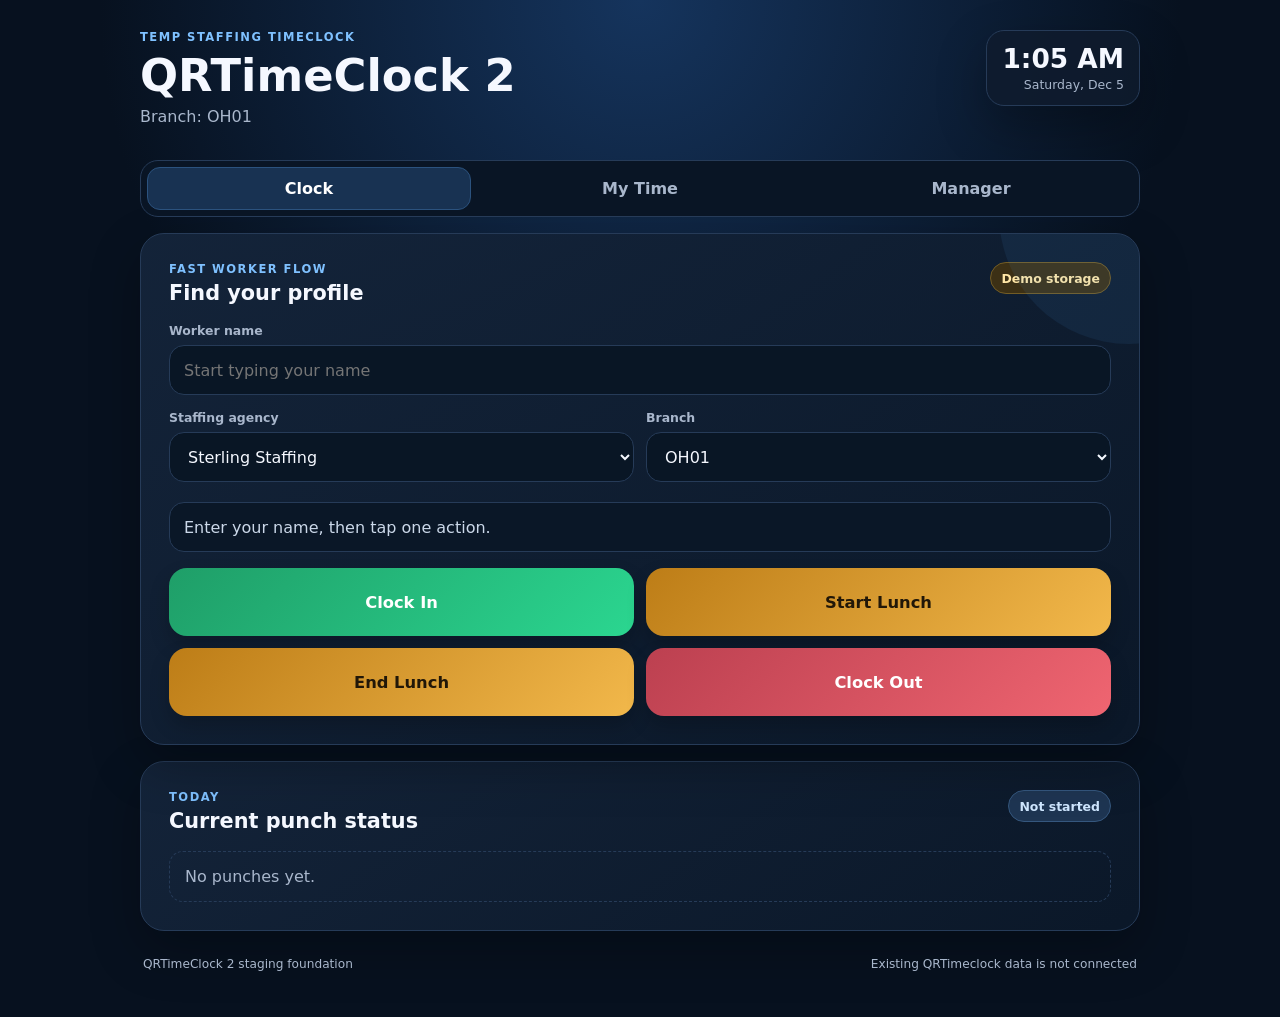
<file: index.html>
<!doctype html>
<html lang="en">
<head>
  <meta charset="utf-8" />
  <meta name="viewport" content="width=device-width,initial-scale=1,viewport-fit=cover" />
  <meta name="theme-color" content="#07111f" />
  <title>QRTimeClock 2</title>
  <link rel="stylesheet" href="style.css" />
</head>
<body>
  <div class="app-shell">
    <header class="topbar">
      <div>
        <p class="eyebrow">Temp Staffing Timeclock</p>
        <h1>QRTimeClock 2</h1>
        <p id="branchLabel" class="muted">Branch: OH01</p>
      </div>
      <div class="clock-card" aria-live="polite">
        <strong id="liveTime">--:--</strong>
        <span id="liveDate">Loading date…</span>
      </div>
    </header>

    <nav class="tabs" aria-label="Primary navigation">
      <button class="tab active" data-view="clock">Clock</button>
      <button class="tab" data-view="time">My Time</button>
      <button class="tab" data-view="manager">Manager</button>
    </nav>

    <main>
      <section id="clockView" class="view active">
        <article class="card hero-card">
          <div class="section-heading">
            <div>
              <p class="eyebrow">Fast worker flow</p>
              <h2>Find your profile</h2>
            </div>
            <span id="connectionBadge" class="badge warning">Demo storage</span>
          </div>

          <label class="field">
            <span>Worker name</span>
            <input id="workerName" autocomplete="name" placeholder="Start typing your name" />
          </label>

          <div class="field-grid">
            <label class="field">
              <span>Staffing agency</span>
              <select id="agencyId">
                <option value="sterling_staffing">Sterling Staffing</option>
                <option value="excel_staffing">Excel Staffing</option>
                <option value="lifestyle_staffing">Lifestyle Staffing</option>
              </select>
            </label>
            <label class="field">
              <span>Branch</span>
              <select id="branchId">
                <option value="OH01">OH01</option>
                <option value="OHC">OHC</option>
              </select>
            </label>
          </div>

          <div id="statusMessage" class="status-message" role="status">Enter your name, then tap one action.</div>

          <div class="punch-grid">
            <button class="punch-btn success" data-action="clock_in">Clock In</button>
            <button class="punch-btn lunch" data-action="start_lunch">Start Lunch</button>
            <button class="punch-btn lunch" data-action="end_lunch">End Lunch</button>
            <button class="punch-btn danger" data-action="clock_out">Clock Out</button>
          </div>
        </article>

        <article class="card">
          <div class="section-heading">
            <div>
              <p class="eyebrow">Today</p>
              <h2>Current punch status</h2>
            </div>
            <span id="workerState" class="badge">Not started</span>
          </div>
          <div id="todayTimeline" class="timeline empty">No punches yet.</div>
        </article>
      </section>

      <section id="timeView" class="view">
        <article class="card">
          <div class="section-heading">
            <div>
              <p class="eyebrow">Read-only</p>
              <h2>My time</h2>
            </div>
            <button id="refreshTime" class="secondary-btn">Refresh</button>
          </div>
          <label class="field">
            <span>Worker name</span>
            <input id="lookupName" placeholder="Enter your exact name" />
          </label>
          <div class="range-row">
            <button class="range-btn active" data-range="this_week">This week</button>
            <button class="range-btn" data-range="last_week">Last week</button>
            <button class="range-btn" data-range="month">This month</button>
          </div>
          <div id="timeSummary" class="summary-grid"></div>
          <div id="timeRows" class="records empty">Enter a name to view time.</div>
        </article>
      </section>

      <section id="managerView" class="view">
        <article class="card">
          <div class="section-heading">
            <div>
              <p class="eyebrow">Firebase-ready foundation</p>
              <h2>Manager workspace</h2>
            </div>
            <span class="badge warning">Setup required</span>
          </div>
          <div class="manager-grid">
            <div class="metric"><span>Clocked in</span><strong id="metricIn">0</strong></div>
            <div class="metric"><span>On lunch</span><strong id="metricLunch">0</strong></div>
            <div class="metric"><span>Clocked out</span><strong id="metricOut">0</strong></div>
            <div class="metric"><span>Exceptions</span><strong id="metricExceptions">0</strong></div>
          </div>
          <div class="notice">
            <strong>Next setup step</strong>
            <p>Create a new Firebase project, copy <code>firebase-config.example.js</code> to <code>firebase-config.js</code>, add your keys, then deploy the included Firestore rules.</p>
          </div>
          <div class="feature-list">
            <div><strong>Canonical worker IDs</strong><span>No name-only identity writes.</span></div>
            <div><strong>Agency and branch scope</strong><span>OH01 and OHC stay separated.</span></div>
            <div><strong>Audit-safe editing</strong><span>Original values remain preserved.</span></div>
            <div><strong>Live export source</strong><span>Exports rebuild from active punches.</span></div>
          </div>
        </article>
      </section>
    </main>

    <footer>
      <span>QRTimeClock 2 staging foundation</span>
      <span>Existing QRTimeclock data is not connected</span>
    </footer>
  </div>
  <script type="module" src="app.js"></script>
</body>
</html>
</file>
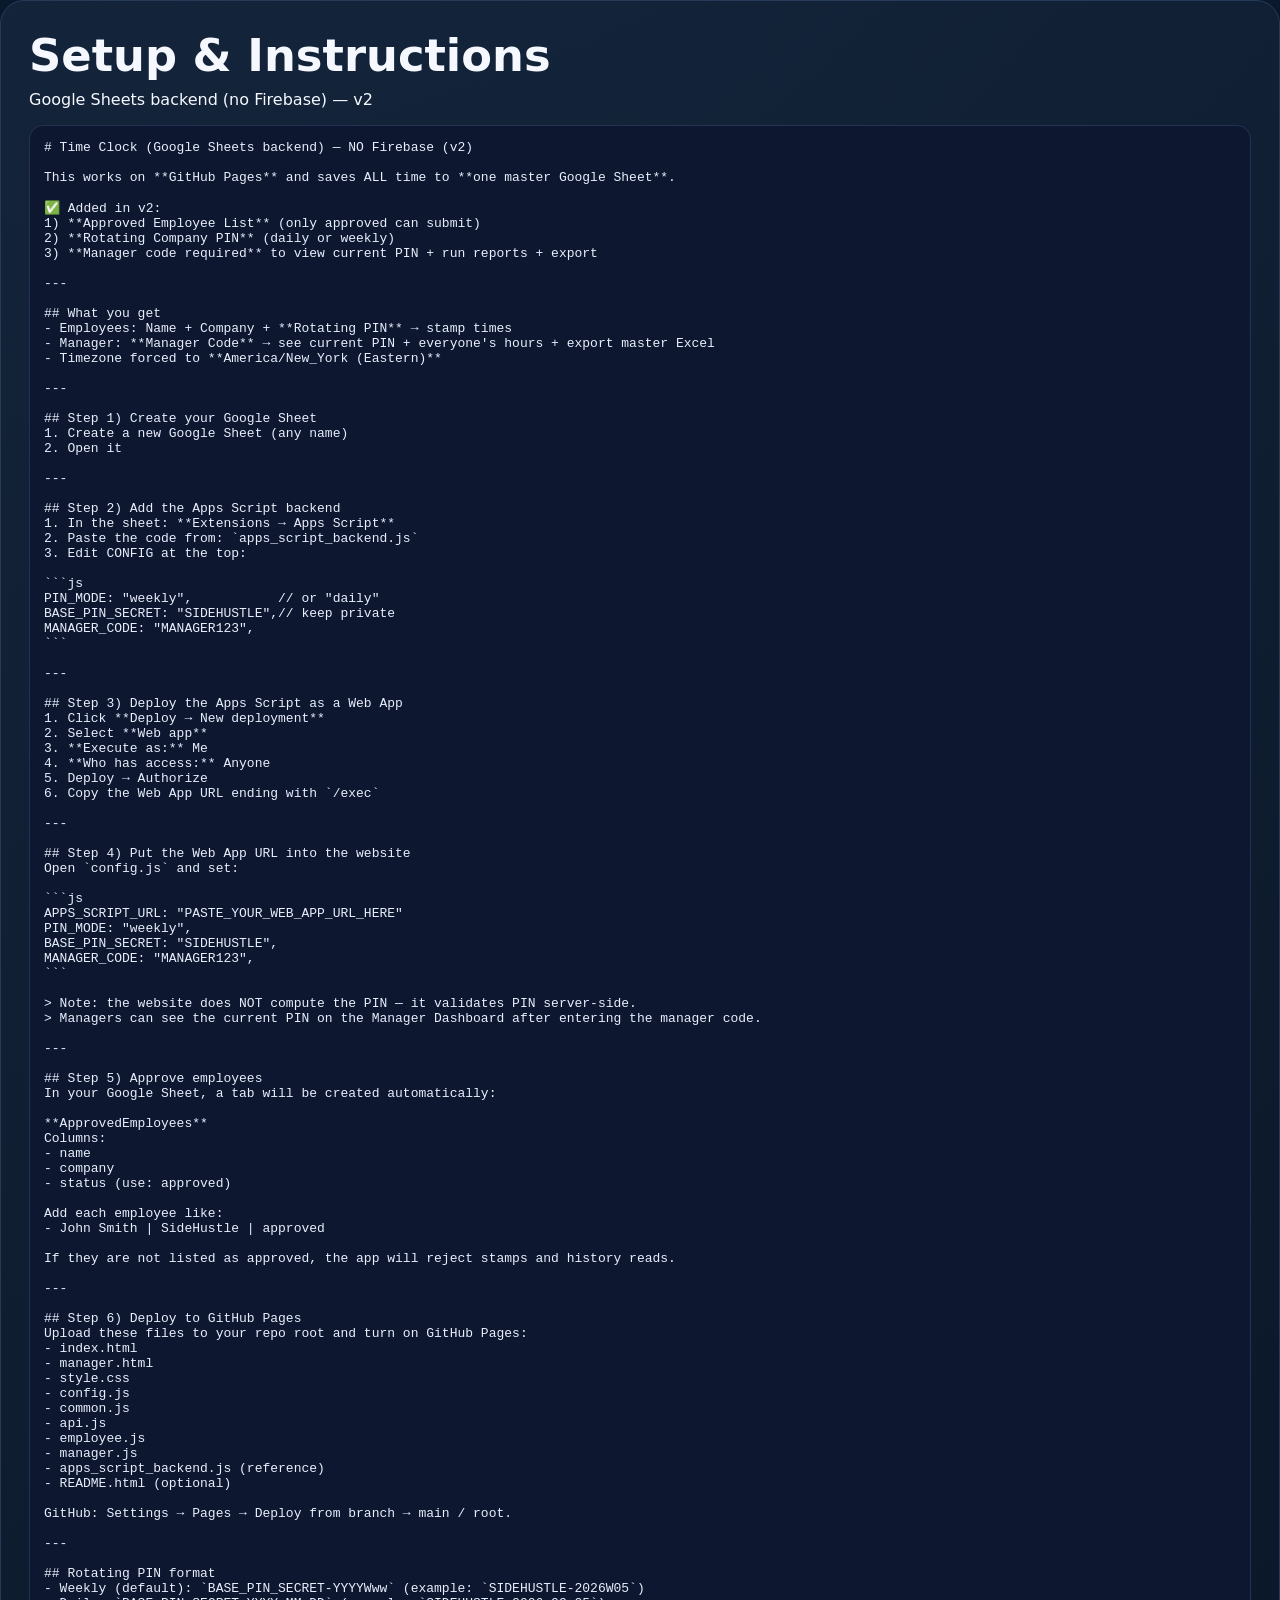
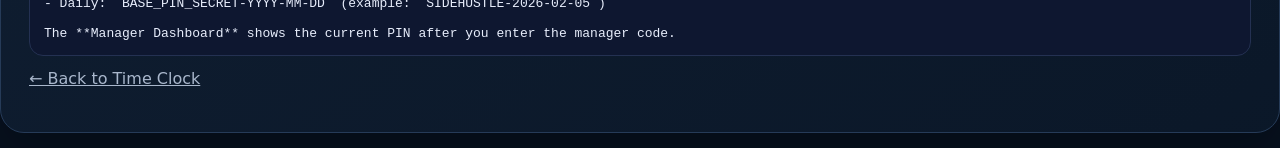
<file: README.html>
<!doctype html>
<html lang="en">
<head>
  <meta charset="utf-8" />
  <meta name="viewport" content="width=device-width,initial-scale=1" />
  <title>Setup — Time Clock</title>
  <link rel="stylesheet" href="style.css" />
  <style>
    pre{white-space:pre-wrap; word-break:break-word; background:#0e1730; border:1px solid #243152; padding:14px; border-radius:14px; color:#e8eefc;}
  </style>
</head>
<body>
  <main class="container">
    <div class="card">
      <h1 style="margin:0 0 8px 0;">Setup & Instructions</h1>
      <p class="subtitle">Google Sheets backend (no Firebase) — v2</p>
      <pre># Time Clock (Google Sheets backend) — NO Firebase (v2)

This works on **GitHub Pages** and saves ALL time to **one master Google Sheet**.

✅ Added in v2:
1) **Approved Employee List** (only approved can submit)
2) **Rotating Company PIN** (daily or weekly)
3) **Manager code required** to view current PIN + run reports + export

---

## What you get
- Employees: Name + Company + **Rotating PIN** → stamp times
- Manager: **Manager Code** → see current PIN + everyone's hours + export master Excel
- Timezone forced to **America/New_York (Eastern)**

---

## Step 1) Create your Google Sheet
1. Create a new Google Sheet (any name)
2. Open it

---

## Step 2) Add the Apps Script backend
1. In the sheet: **Extensions → Apps Script**
2. Paste the code from: `apps_script_backend.js`
3. Edit CONFIG at the top:

```js
PIN_MODE: "weekly",           // or "daily"
BASE_PIN_SECRET: "SIDEHUSTLE",// keep private
MANAGER_CODE: "MANAGER123",
```

---

## Step 3) Deploy the Apps Script as a Web App
1. Click **Deploy → New deployment**
2. Select **Web app**
3. **Execute as:** Me
4. **Who has access:** Anyone
5. Deploy → Authorize
6. Copy the Web App URL ending with `/exec`

---

## Step 4) Put the Web App URL into the website
Open `config.js` and set:

```js
APPS_SCRIPT_URL: "PASTE_YOUR_WEB_APP_URL_HERE"
PIN_MODE: "weekly",
BASE_PIN_SECRET: "SIDEHUSTLE",
MANAGER_CODE: "MANAGER123",
```

&gt; Note: the website does NOT compute the PIN — it validates PIN server-side.
&gt; Managers can see the current PIN on the Manager Dashboard after entering the manager code.

---

## Step 5) Approve employees
In your Google Sheet, a tab will be created automatically:

**ApprovedEmployees**
Columns:
- name
- company
- status (use: approved)

Add each employee like:
- John Smith | SideHustle | approved

If they are not listed as approved, the app will reject stamps and history reads.

---

## Step 6) Deploy to GitHub Pages
Upload these files to your repo root and turn on GitHub Pages:
- index.html
- manager.html
- style.css
- config.js
- common.js
- api.js
- employee.js
- manager.js
- apps_script_backend.js (reference)
- README.html (optional)

GitHub: Settings → Pages → Deploy from branch → main / root.

---

## Rotating PIN format
- Weekly (default): `BASE_PIN_SECRET-YYYYWww` (example: `SIDEHUSTLE-2026W05`)
- Daily: `BASE_PIN_SECRET-YYYY-MM-DD` (example: `SIDEHUSTLE-2026-02-05`)

The **Manager Dashboard** shows the current PIN after you enter the manager code.
</pre>
      <p class="hint"><a class="muted" href="index.html">← Back to Time Clock</a></p>
    </div>
  </main>
</body>
</html>
</file>
<file: style.css>
:root{--bg:#07111f;--panel:#0f1c2e;--panel2:#14243a;--line:#263b58;--text:#f5f8ff;--muted:#a9b7cc;--blue:#4aa8ff;--green:#27c581;--yellow:#f2b84b;--red:#ef6571;--shadow:0 20px 50px rgba(0,0,0,.28)}*{box-sizing:border-box}body{margin:0;background:radial-gradient(circle at top,#15345d 0,#07111f 45%);color:var(--text);font-family:Inter,ui-sans-serif,system-ui,-apple-system,BlinkMacSystemFont,"Segoe UI",sans-serif;min-height:100vh}.app-shell{width:min(100%,1040px);margin:0 auto;padding:20px}.topbar{display:flex;justify-content:space-between;gap:18px;align-items:flex-start;padding:10px 0 18px}.eyebrow{margin:0 0 5px;text-transform:uppercase;letter-spacing:.13em;color:#7fc1ff;font-size:.72rem;font-weight:800}h1,h2,p{margin-top:0}h1{font-size:clamp(1.8rem,5vw,2.8rem);margin-bottom:5px}h2{margin-bottom:0;font-size:1.3rem}.muted{color:var(--muted)}.clock-card{min-width:150px;text-align:right;background:rgba(15,28,46,.82);border:1px solid var(--line);border-radius:18px;padding:12px 15px;box-shadow:var(--shadow)}.clock-card strong{display:block;font-size:1.65rem}.clock-card span{font-size:.78rem;color:var(--muted)}.tabs{display:grid;grid-template-columns:repeat(3,1fr);gap:7px;background:#091525;border:1px solid var(--line);padding:6px;border-radius:18px;margin-bottom:16px;position:sticky;top:8px;z-index:10}.tab,.range-btn,.secondary-btn{appearance:none;border:1px solid transparent;background:transparent;color:var(--muted);font:inherit;font-weight:750;cursor:pointer;border-radius:13px;padding:11px}.tab.active,.range-btn.active{background:#183252;color:#fff;border-color:#2b527e}.view{display:none}.view.active{display:block}.card{background:linear-gradient(145deg,rgba(20,36,58,.96),rgba(11,24,41,.96));border:1px solid var(--line);border-radius:24px;padding:clamp(16px,4vw,28px);box-shadow:var(--shadow);margin-bottom:16px}.hero-card{overflow:hidden;position:relative}.hero-card:after{content:"";position:absolute;width:260px;height:260px;border-radius:50%;background:rgba(74,168,255,.08);right:-120px;top:-150px;pointer-events:none}.section-heading{display:flex;justify-content:space-between;gap:14px;align-items:flex-start;margin-bottom:18px}.badge{display:inline-flex;align-items:center;min-height:32px;padding:6px 10px;border-radius:999px;background:#1e3552;border:1px solid #35577e;color:#cfe7ff;font-size:.78rem;font-weight:800}.badge.warning{background:#3c3015;border-color:#725c25;color:#ffe6a6}.field{display:block;margin-bottom:15px}.field span{display:block;font-size:.78rem;font-weight:750;color:var(--muted);margin-bottom:7px}input,select{width:100%;min-height:50px;border-radius:15px;border:1px solid var(--line);background:#091625;color:var(--text);font:inherit;padding:0 14px;outline:none}input:focus,select:focus{border-color:var(--blue);box-shadow:0 0 0 3px rgba(74,168,255,.15)}.field-grid{display:grid;grid-template-columns:1fr 1fr;gap:12px}.status-message{border-radius:15px;background:#0a1727;border:1px solid var(--line);padding:13px 14px;color:#cbd8e9;margin:5px 0 16px;min-height:50px;display:flex;align-items:center}.status-message.success{border-color:#247b59;background:#0c2d22;color:#c9ffe9}.status-message.error{border-color:#85434a;background:#35181d;color:#ffd7db}.punch-grid{display:grid;grid-template-columns:1fr 1fr;gap:12px}.punch-btn{min-height:68px;border:0;border-radius:18px;color:white;font:inherit;font-size:1.02rem;font-weight:900;cursor:pointer;box-shadow:0 10px 20px rgba(0,0,0,.2);transition:.15s transform,.15s opacity}.punch-btn:active{transform:scale(.98)}.punch-btn:disabled{opacity:.45;cursor:not-allowed}.punch-btn.success{background:linear-gradient(135deg,#1f9e68,#2bd690)}.punch-btn.lunch{background:linear-gradient(135deg,#bd7d17,#f2b84b);color:#211708}.punch-btn.danger{background:linear-gradient(135deg,#bc4050,#ef6571)}.timeline,.records{display:grid;gap:9px}.timeline.empty,.records.empty{color:var(--muted);padding:15px;border:1px dashed var(--line);border-radius:14px}.timeline-item,.record-row{display:flex;justify-content:space-between;gap:12px;align-items:center;padding:13px 14px;background:#091625;border:1px solid var(--line);border-radius:15px}.timeline-item span,.record-row span{color:var(--muted);font-size:.85rem}.range-row{display:flex;gap:7px;flex-wrap:wrap;margin-bottom:14px}.range-btn,.secondary-btn{background:#10223a;border-color:var(--line);color:#d7e6f8}.summary-grid,.manager-grid{display:grid;grid-template-columns:repeat(4,1fr);gap:10px;margin-bottom:15px}.metric{padding:14px;background:#091625;border:1px solid var(--line);border-radius:16px}.metric span{display:block;color:var(--muted);font-size:.77rem;margin-bottom:5px}.metric strong{font-size:1.55rem}.notice{padding:15px;border-radius:16px;background:#112641;border:1px solid #2c4f77;margin:12px 0}.notice p{color:#c0d0e4;margin:7px 0 0;line-height:1.5}.feature-list{display:grid;grid-template-columns:1fr 1fr;gap:10px}.feature-list div{padding:14px;border-radius:15px;background:#091625;border:1px solid var(--line)}.feature-list strong,.feature-list span{display:block}.feature-list span{color:var(--muted);font-size:.82rem;margin-top:4px}code{background:#091625;padding:2px 5px;border-radius:5px}footer{display:flex;justify-content:space-between;gap:10px;flex-wrap:wrap;color:var(--muted);font-size:.76rem;padding:10px 3px 26px}@media(max-width:700px){.app-shell{padding:12px}.topbar{align-items:center}.clock-card{min-width:128px}.field-grid,.summary-grid,.manager-grid,.feature-list{grid-template-columns:1fr 1fr}.punch-grid{grid-template-columns:1fr}.punch-btn{min-height:62px}.card{border-radius:20px}.tabs{top:5px}}@media(max-width:420px){.clock-card{display:none}.field-grid,.summary-grid,.manager-grid,.feature-list{grid-template-columns:1fr}.section-heading{align-items:center}.badge{max-width:44%;text-align:center}}
</file>
